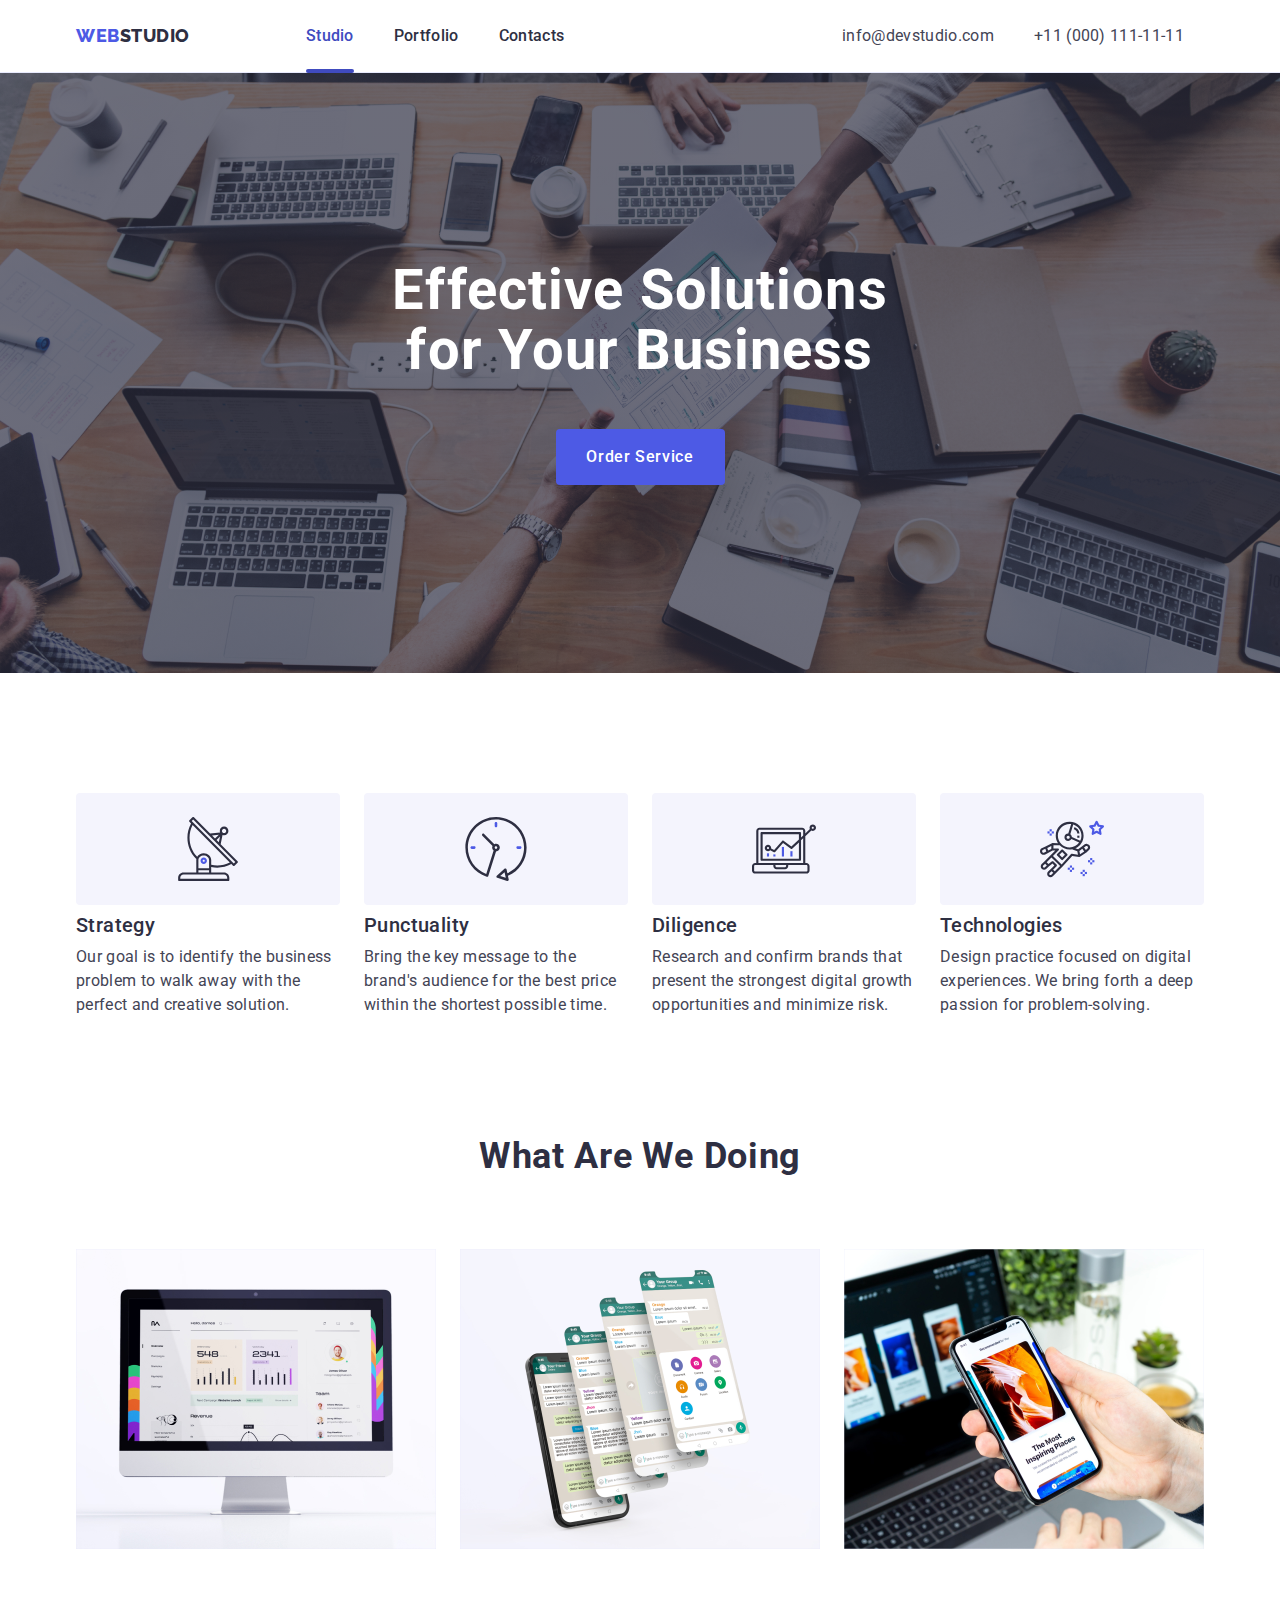
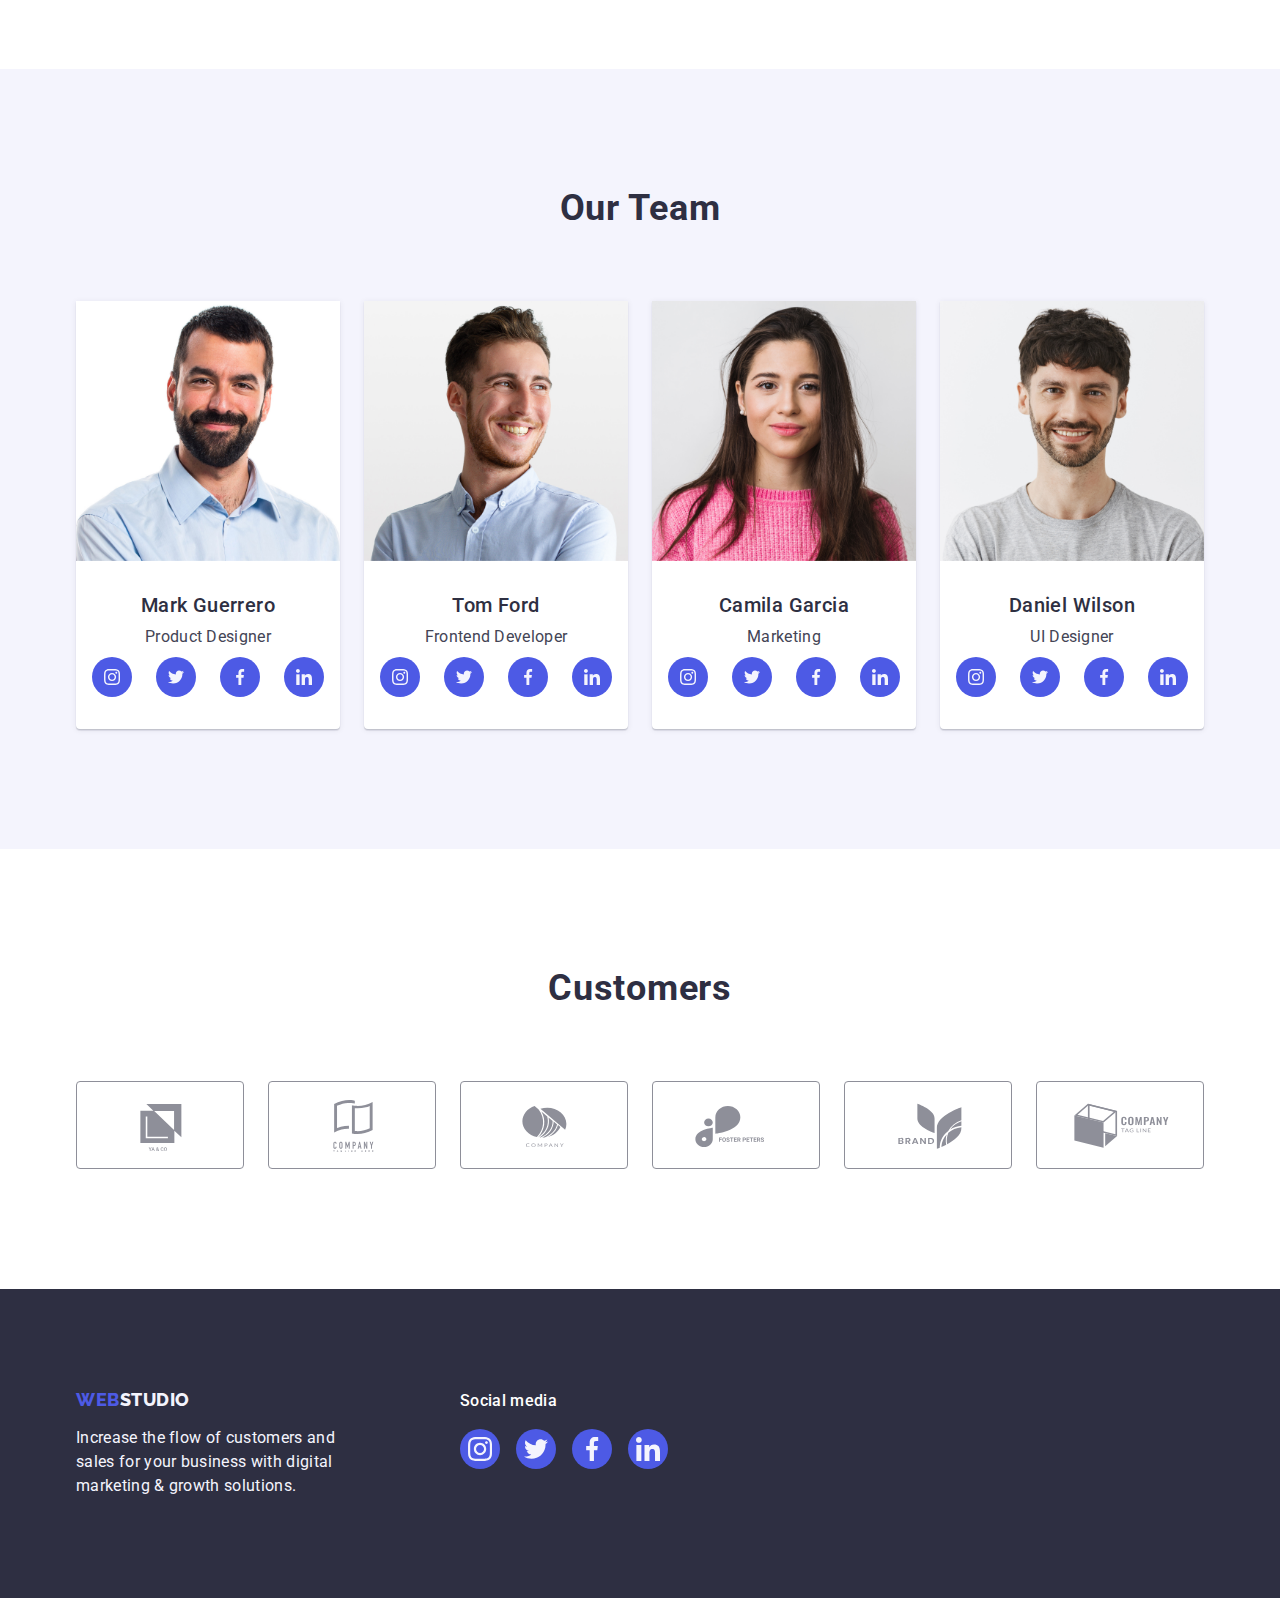
<file: index.html>
<!DOCTYPE html>
<html lang="en">
  <head>
    <meta charset="UTF-8" />
    <meta http-equiv="X-UA-Compatible" content="IE=edge" />
    <meta name="viewport" content="width=device-width, initial-scale=1.0" />
    <link rel="preconnect" href="https://fonts.googleapis.com" />
    <link rel="preconnect" href="https://fonts.gstatic.com" crossorigin />
    <link
      href="https://fonts.googleapis.com/css2?family=Montserrat:wght@400;700&family=Raleway:wght@800&family=Roboto:wght@400;500;700&display=swap"
      rel="stylesheet"
    />
    <link
      rel="stylesheet"
      href="https://cdnjs.cloudflare.com/ajax/libs/modern-normalize/2.0.0/modern-normalize.min.css"
    />
    <link rel="stylesheet" href="css/styles.css" />
    <title>Document</title>
  </head>
  <body>
    <header class="header">
      <div class="container header-container">
        <nav class="principal-navigation">
          <!-- navigation other pages -->
          <a href="./index.html" class="logo-first link"
            >Web<span class="logo-second">Studio</span>
          </a>

          <ul class="navigation-list list">
            <li class="navigation-item curent-page">
              <a href="./index.html" class="link navigation-link">Studio</a>
            </li>
            <li class="navigation-item">
              <a href="./portfolio.html" class="link navigation-link"
                >Portfolio</a
              >
            </li>
            <li class="navigation-item">
              <a href="" class="link navigation-link">Contacts</a>
            </li>
          </ul>
        </nav>
        <address class="adress">
          <ul class="adress-list list">
            <li class="mail-adress">
              <a href="mailto:info@devstudio.com" class="link"
                >info@devstudio.com</a
              >
            </li>
            <li class="phone-number">
              <a href="tel:+110001111111" class="link">+11 (000) 111-11-11</a>
            </li>
          </ul>
        </address>
      </div>
    </header>
    <!-- content -->
    <main>
      <section class="hero">
        <div class="container container-hero">
          <h1 class="hero-title">Effective Solutions for Your Business</h1>
          <button type="button" class="hero-button" data-modal-open>
            Order Service
          </button>
        </div>
      </section>
      <section class="features-section">
        <div class="container">
          <h2 class="visually-hidden">Features</h2>
          <ul class="features-list list">
            <li class="fetures-item">
              <div class="features-icon">
                <svg height="64" width="64">
                  <use href="./images/icons.svg#icon-antenna-1antenna"></use>
                </svg>
              </div>
              <h3 class="typical-title features-item-title">Strategy</h3>
              <p class="typical-text">
                Our goal is to identify the business problem to walk away with
                the perfect and creative solution.
              </p>
            </li>
            <li class="fetures-item">
              <div class="features-icon">
                <svg height="64" width="64">
                  <use href="./images/icons.svg#icon-clock-1"></use>
                </svg>
              </div>
              <h3 class="typical-title features-item-title">Punctuality</h3>
              <p class="typical-text">
                Bring the key message to the brand's audience for the best price
                within the shortest possible time.
              </p>
            </li>
            <li class="fetures-item">
              <div class="features-icon">
                <svg height="64" width="64">
                  <use href="./images/icons.svg#icon-diagram-1"></use>
                </svg>
              </div>
              <h3 class="typical-title features-item-title">Diligence</h3>
              <p class="typical-text">
                Research and confirm brands that present the strongest digital
                growth opportunities and minimize risk.
              </p>
            </li>
            <li class="fetures-item">
              <div class="features-icon">
                <svg height="64" width="64">
                  <use href="./images/icons.svg#icon-astronaut-1"></use>
                </svg>
              </div>
              <h3 class="typical-title features-item-title">Technologies</h3>
              <p class="typical-text">
                Design practice focused on digital experiences. We bring forth a
                deep passion for problem-solving.
              </p>
            </li>
          </ul>
        </div>
      </section>
      <section class="example-section">
        <div class="container">
          <h2 class="reapeted-title example-title">What are we doing</h2>
          <ul class="example-list list">
            <li class="example-item">
              <img src="./images/img1.jpg" alt="mokup-on-pc" width="360" />
            </li>
            <li class="example-item">
              <img src="./images/img2.jpg" alt="mokup-on-phone" width="360" />
            </li>
            <li class="example-item">
              <img
                src="./images/img3.jpg"
                alt="mokup-on-both-device"
                width="360"
              />
            </li>
          </ul>
        </div>
      </section>
      <section class="team-section">
        <div class="container">
          <h2 class="reapeted-title team-title">Our Team</h2>
          <ul class="team-list list">
            <li class="team-list-item">
              <img
                src="./images/imgteam1.jpg"
                alt="Product Designer"
                width="264"
              />
              <div class="item-name">
                <h3 class="typical-title title-name">Mark Guerrero</h3>
                <p class="typical-text position">Product Designer</p>
                <ul class="team-icon-container">
                  <li class="team-icon list">
                    <a href="" class="link-icon link">
                      <svg width="16" height="16" class="svg-fill">
                        <use href="./images/icons.svg#icon-instagram-2"></use>
                      </svg>
                    </a>
                  </li>
                  <li class="team-icon list">
                    <a href="" class="link-icon link">
                      <svg width="16" height="16" class="svg-fill">
                        <use href="./images/icons.svg#icon-twitter-1"></use>
                      </svg>
                    </a>
                  </li>
                  <li class="team-icon list">
                    <a href="" class="link-icon link">
                      <svg width="16" height="16" class="svg-fill">
                        <use href="./images/icons.svg#icon-facebook-1"></use>
                      </svg>
                    </a>
                  </li>
                  <li class="team-icon list">
                    <a href="" class="link-icon link">
                      <svg width="16" height="16" class="svg-fill">
                        <use href="./images/icons.svg#icon-linkedin-1"></use>
                      </svg>
                    </a>
                  </li>
                </ul>
              </div>
            </li>
            <li class="team-list-item">
              <img
                src="./images/imgteam2.jpg"
                alt="Frontend Developer"
                width="264"
              />
              <div class="item-name">
                <h3 class="typical-title title-name">Tom Ford</h3>
                <p class="typical-text position">Frontend Developer</p>
                <ul class="team-icon-container">
                  <li class="team-icon list">
                    <a href="" class="link-icon link">
                      <svg width="16" height="16" class="svg-fill">
                        <use href="./images/icons.svg#icon-instagram-2"></use>
                      </svg>
                    </a>
                  </li>
                  <li class="team-icon list">
                    <a href="" class="link-icon link">
                      <svg width="16" height="16" class="svg-fill">
                        <use href="./images/icons.svg#icon-twitter-1"></use>
                      </svg>
                    </a>
                  </li>
                  <li class="team-icon list">
                    <a href="" class="link-icon link">
                      <svg width="16" height="16" class="svg-fill">
                        <use href="./images/icons.svg#icon-facebook-1"></use>
                      </svg>
                    </a>
                  </li>
                  <li class="team-icon list">
                    <a href="" class="link-icon link">
                      <svg width="16" height="16" class="svg-fill">
                        <use href="./images/icons.svg#icon-linkedin-1"></use>
                      </svg>
                    </a>
                  </li>
                </ul>
              </div>
            </li>
            <li class="team-list-item">
              <img src="./images/imgteam3.jpg" alt="Marketing" width="264" />
              <div class="item-name">
                <h3 class="typical-title title-name">Camila Garcia</h3>
                <p class="typical-text position">Marketing</p>
                <ul class="team-icon-container">
                  <li class="team-icon list">
                    <a href="" class="link-icon link">
                      <svg width="16" height="16" class="svg-fill">
                        <use href="./images/icons.svg#icon-instagram-2"></use>
                      </svg>
                    </a>
                  </li>
                  <li class="team-icon list">
                    <a href="" class="link-icon link">
                      <svg width="16" height="16" class="svg-fill">
                        <use href="./images/icons.svg#icon-twitter-1"></use>
                      </svg>
                    </a>
                  </li>
                  <li class="team-icon list">
                    <a href="" class="link-icon link">
                      <svg width="16" height="16" class="svg-fill">
                        <use href="./images/icons.svg#icon-facebook-1"></use>
                      </svg>
                    </a>
                  </li>
                  <li class="team-icon list">
                    <a href="" class="link-icon link">
                      <svg width="16" height="16" class="svg-fill">
                        <use href="./images/icons.svg#icon-linkedin-1"></use>
                      </svg>
                    </a>
                  </li>
                </ul>
              </div>
            </li>
            <li class="team-list-item">
              <img src="./images/imgteam4.jpg" alt="UI Designer" width="264" />
              <div class="item-name">
                <h3 class="typical-title title-name">Daniel Wilson</h3>
                <p class="typical-text position">UI Designer</p>
                <ul class="team-icon-container">
                  <li class="team-icon list">
                    <a href="" class="link-icon link">
                      <svg width="16" height="16" class="svg-fill">
                        <use href="./images/icons.svg#icon-instagram-2"></use>
                      </svg>
                    </a>
                  </li>
                  <li class="team-icon list">
                    <a href="" class="link-icon link">
                      <svg width="16" height="16" class="svg-fill">
                        <use href="./images/icons.svg#icon-twitter-1"></use>
                      </svg>
                    </a>
                  </li>
                  <li class="team-icon list">
                    <a href="" class="link-icon link">
                      <svg width="16" height="16" class="svg-fill">
                        <use href="./images/icons.svg#icon-facebook-1"></use>
                      </svg>
                    </a>
                  </li>
                  <li class="team-icon list">
                    <a href="" class="link-icon link">
                      <svg width="16" height="16" class="svg-fill">
                        <use href="./images/icons.svg#icon-linkedin-1"></use>
                      </svg>
                    </a>
                  </li>
                </ul>
              </div>
            </li>
          </ul>
        </div>
      </section>
      <section class="costumers">
        <div class="container">
          <h2 class="costumers-title">Customers</h2>
          <ul class="costumers-list list">
            <li class="costumers-list-item">
              <a href="" class="costumers-logo-container">
                <svg width="104" height="56" class="costumers-logo-color">
                  <use href="./images/icons.svg#icon-Logo"></use>
                </svg>
              </a>
            </li>
            <li class="costumers-list-item">
              <a href="" class="costumers-logo-container">
                <svg width="104" height="56" class="costumers-logo-color">
                  <use href="./images/icons.svg#icon-Logo-1"></use>
                </svg>
              </a>
            </li>
            <li class="costumers-list-item">
              <a href="" class="costumers-logo-container">
                <svg width="104" height="56" class="costumers-logo-color">
                  <use href="./images/icons.svg#icon-Logo-2"></use>
                </svg>
              </a>
            </li>
            <li class="costumers-list-item">
              <a href="" class="costumers-logo-container">
                <svg width="104" height="56" class="costumers-logo-color">
                  <use href="./images/icons.svg#icon-Logo-3"></use>
                </svg>
              </a>
            </li>
            <li class="costumers-list-item">
              <a href="" class="costumers-logo-container">
                <svg width="104" height="56" class="costumers-logo-color">
                  <use href="./images/icons.svg#icon-Logo-4"></use>
                </svg>
              </a>
            </li>
            <li class="costumers-list-item">
              <a href="" class="costumers-logo-container">
                <svg width="104" height="56" class="costumers-logo-color">
                  <use href="./images/icons.svg#icon-Logo-5"></use>
                </svg>
              </a>
            </li>
          </ul>
        </div>
      </section>
    </main>
    <footer class="footer">
      <div class="container footer-container">
        <div class="logo-container">
          <a href="./index.html" class="logo-first-footer link"
            >Web<span class="logo-second-footer">Studio</span>
          </a>
          <p class="typical-text footer-text">
            Increase the flow of customers and sales for your business with
            digital marketing & growth solutions.
          </p>
        </div>
        <div class="footer-social-media">
          <p class="media-text">Social media</p>
          <ul class="list footer-icon-list">
            <li class="footer-icon-item">
              <a href="" class="footer-link-icon link">
                <svg width="24" height="24" class="svg-fill">
                  <use href="./images/icons.svg#icon-instagram-2"></use>
                </svg>
              </a>
            </li>
            <li class="footer-icon-item">
              <a href="" class="footer-link-icon link">
                <svg width="24" height="24" class="svg-fill">
                  <use href="./images/icons.svg#icon-twitter-1"></use>
                </svg>
              </a>
            </li>
            <li class="footer-icon-item">
              <a href="" class="footer-link-icon link">
                <svg width="24" height="24" class="svg-fill">
                  <use href="./images/icons.svg#icon-facebook-1"></use>
                </svg>
              </a>
            </li>
            <li class="footer-icon-item">
              <a href="" class="footer-link-icon link">
                <svg width="24" height="24" class="svg-fill">
                  <use href="./images/icons.svg#icon-linkedin-1"></use>
                </svg>
              </a>
            </li>
          </ul>
        </div>
      </div>
    </footer>
    <div class="backdrop is-hidden" data-modal>
      <div class="modal" data-modal>
        <button type="button" class="close-modal button" data-modal-close>
          <svg width="8" height="8" class="close-modal-icon">
            <use href="./images/icons.svg#icon-close-black-18dp-2-1"></use>
          </svg>
        </button>
      </div>
    </div>
    <script src="./modal.js"></script>
  </body>
</html>
</file>
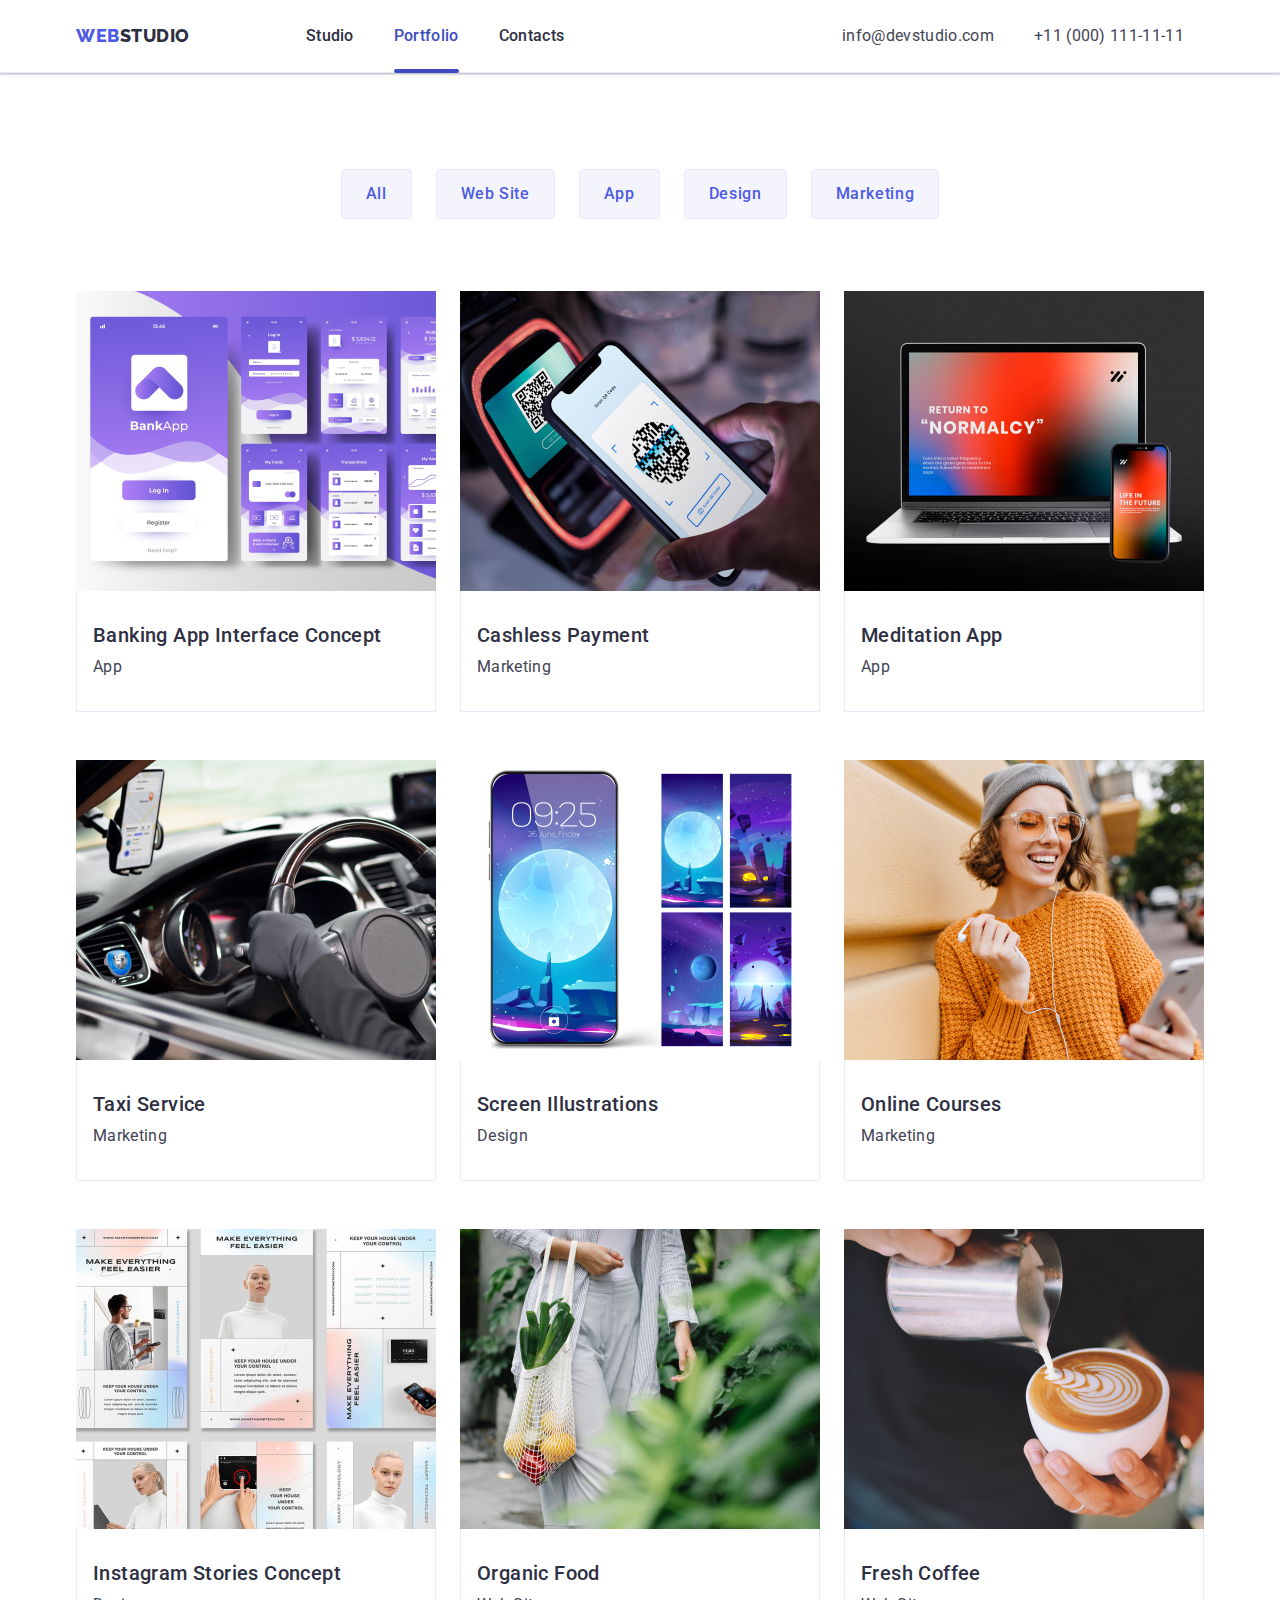
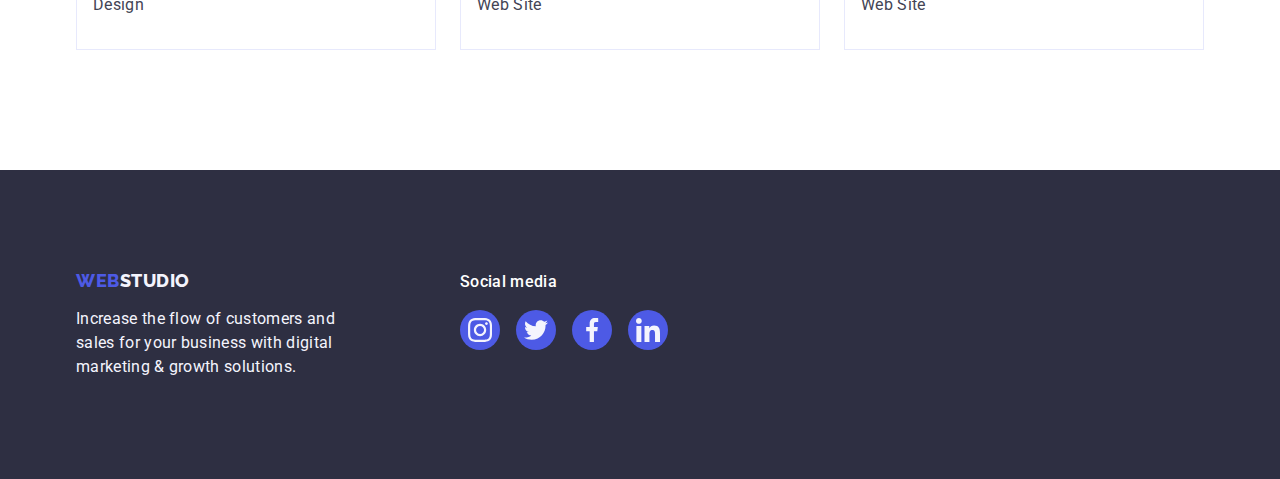
<file: portfolio.html>
<!DOCTYPE html>
<html lang="en">
  <head>
    <meta charset="UTF-8" />
    <meta http-equiv="X-UA-Compatible" content="IE=edge" />
    <meta name="viewport" content="width=device-width, initial-scale=1.0" />
    <link rel="preconnect" href="https://fonts.googleapis.com" />
    <link rel="preconnect" href="https://fonts.gstatic.com" crossorigin />
    <link
      href="https://fonts.googleapis.com/css2?family=Montserrat:wght@400;700&family=Raleway:wght@800&family=Roboto:wght@400;500;700&display=swap"
      rel="stylesheet"
    />
    <link
      rel="stylesheet"
      href="https://cdnjs.cloudflare.com/ajax/libs/modern-normalize/2.0.0/modern-normalize.min.css"
    />
    <link rel="stylesheet" href="css/styles.css" />
    <title>Portfolio</title>
  </head>
  <body>
    <header class="header">
      <div class="container header-container">
        <nav class="principal-navigation">
          <!-- navigation other pages -->
          <a href="./index.html" class="logo-first link"
            >Web<span class="logo-second">Studio</span>
          </a>

          <ul class="navigation-list list">
            <li class="navigation-item">
              <a href="./index.html" class="link navigation-link">Studio</a>
            </li>
            <li class="navigation-item curent-page">
              <a href="./portfolio.html" class="link navigation-link"
                >Portfolio</a
              >
            </li>
            <li class="navigation-item">
              <a href="" class="link navigation-link">Contacts</a>
            </li>
          </ul>
        </nav>
        <address class="adress">
          <ul class="adress-list list">
            <li class="mail-adress">
              <a href="mailto:info@devstudio.com" class="link"
                >info@devstudio.com</a
              >
            </li>
            <li class="phone-number">
              <a href="tel:+110001111111" class="link">+11 (000) 111-11-11</a>
            </li>
          </ul>
        </address>
      </div>
    </header>
    <main class="portfolio">
      <section class="content">
        <div class="container">
          <h1 class="visually-hidden">Portfolio</h1>
          <ul class="filter-list list">
            <li><button type="button" class="filter-button">All</button></li>
            <li>
              <button type="button" class="filter-button">Web Site</button>
            </li>
            <li><button type="button" class="filter-button">App</button></li>
            <li><button type="button" class="filter-button">Design</button></li>
            <li>
              <button type="button" class="filter-button">Marketing</button>
            </li>
          </ul>

          <ul class="portfolio-list list">
            <li class="portfolio-list-item">
              <a href="" class="link portfolio-link"
                ><div class="portfolio-overlay">
                  <img
                    src="./images/imgbankapp.jpg"
                    alt="Banking App Interface Concept"
                    width="360"
                  />
                  <p class="portfolio-overlay-content">
                    14 Stylish and User-Friendly App Design Concepts · Task
                    Manager App · Calorie Tracker App · Exotic Fruit Ecommerce
                    App · Cloud Storage App
                  </p>
                </div>
                <div class="app-name">
                  <h2 class="typical-title project-name">
                    Banking App Interface Concept
                  </h2>
                  <p class="typical-text">App</p>
                </div></a
              >
            </li>
            <li class="portfolio-list-item">
              <a href="" class="link portfolio-link"
                ><div class="portfolio-overlay">
                  <img
                    src="./images/imgpayment.jpg"
                    alt="Cashless Payment"
                    width="360"
                  />
                  <p class="portfolio-overlay-content">
                    14 Stylish and User-Friendly App Design Concepts · Task
                    Manager App · Calorie Tracker App · Exotic Fruit Ecommerce
                    App · Cloud Storage App
                  </p>
                </div>
                <div class="app-name">
                  <h2 class="typical-title project-name">Cashless Payment</h2>
                  <p class="typical-text">Marketing</p>
                </div></a
              >
            </li>
            <li class="portfolio-list-item">
              <a href="" class="link portfolio-link">
                <div class="portfolio-overlay">
                  <img
                    src="./images/imgmeditation.jpg"
                    alt="Meditation App"
                    width="360"
                  />
                  <p class="portfolio-overlay-content">
                    14 Stylish and User-Friendly App Design Concepts · Task
                    Manager App · Calorie Tracker App · Exotic Fruit Ecommerce
                    App · Cloud Storage App
                  </p>
                </div>
                <div class="app-name">
                  <h2 class="typical-title project-name">Meditation App</h2>
                  <p class="typical-text">App</p>
                </div></a
              >
            </li>
            <li class="portfolio-list-item">
              <a href="" class="link portfolio-link"
                ><div class="portfolio-overlay">
                  <img
                    src="./images/imgtaxi.jpg"
                    alt="Taxi Service"
                    width="360"
                  />
                  <p class="portfolio-overlay-content">
                    14 Stylish and User-Friendly App Design Concepts · Task
                    Manager App · Calorie Tracker App · Exotic Fruit Ecommerce
                    App · Cloud Storage App
                  </p>
                </div>
                <div class="app-name">
                  <h2 class="typical-title project-name">Taxi Service</h2>
                  <p class="typical-text">Marketing</p>
                </div></a
              >
            </li>
            <li class="portfolio-list-item">
              <a href="" class="link portfolio-link"
                ><div class="portfolio-overlay">
                  <img
                    src="./images/imgilustrations.jpg"
                    alt="Screen Illustrations"
                    width="360"
                  />
                  <p class="portfolio-overlay-content">
                    14 Stylish and User-Friendly App Design Concepts · Task
                    Manager App · Calorie Tracker App · Exotic Fruit Ecommerce
                    App · Cloud Storage App
                  </p>
                </div>
                <div class="app-name">
                  <h2 class="typical-title project-name">
                    Screen Illustrations
                  </h2>
                  <p class="typical-text">Design</p>
                </div></a
              >
            </li>
            <li class="portfolio-list-item">
              <a href="" class="link portfolio-link">
                <div class="portfolio-overlay">
                  <img
                    src="./images/imgcourses.jpg"
                    alt="Online Courses"
                    width="360"
                  />
                  <p class="portfolio-overlay-content">
                    14 Stylish and User-Friendly App Design Concepts · Task
                    Manager App · Calorie Tracker App · Exotic Fruit Ecommerce
                    App · Cloud Storage App
                  </p>
                </div>
                <div class="app-name">
                  <h2 class="typical-title project-name">Online Courses</h2>
                  <p class="typical-text">Marketing</p>
                </div></a
              >
            </li>
            <li class="portfolio-list-item">
              <a href="" class="link portfolio-link"
                ><div class="portfolio-overlay">
                  <img
                    src="./images/imginstconcept.jpg"
                    alt="Instagram Stories Concept"
                    width="360"
                  />
                  <p class="portfolio-overlay-content">
                    14 Stylish and User-Friendly App Design Concepts · Task
                    Manager App · Calorie Tracker App · Exotic Fruit Ecommerce
                    App · Cloud Storage App
                  </p>
                </div>
                <div class="app-name">
                  <h2 class="typical-title project-name">
                    Instagram Stories Concept
                  </h2>
                  <p class="typical-text">Design</p>
                </div></a
              >
            </li>
            <li class="portfolio-list-item">
              <a href="" class="link portfolio-link"
                ><div class="portfolio-overlay">
                  <img
                    src="./images/imgfood.jpg"
                    alt="Organic Food"
                    width="360"
                  />
                  <p class="portfolio-overlay-content">
                    14 Stylish and User-Friendly App Design Concepts · Task
                    Manager App · Calorie Tracker App · Exotic Fruit Ecommerce
                    App · Cloud Storage App
                  </p>
                </div>
                <div class="app-name">
                  <h2 class="typical-title project-name">Organic Food</h2>
                  <p class="typical-text">Web Site</p>
                </div></a
              >
            </li>
            <li class="portfolio-list-item">
              <a href="" class="link portfolio-link"
                ><div class="portfolio-overlay">
                  <img
                    src="./images/imgcoffe.jpg"
                    alt="Fresh Coffee"
                    width="360"
                  />
                  <p class="portfolio-overlay-content">
                    14 Stylish and User-Friendly App Design Concepts · Task
                    Manager App · Calorie Tracker App · Exotic Fruit Ecommerce
                    App · Cloud Storage App
                  </p>
                </div>
                <div class="app-name">
                  <h2 class="typical-title project-name">Fresh Coffee</h2>
                  <p class="typical-text">Web Site</p>
                </div></a
              >
            </li>
          </ul>
        </div>
      </section>
    </main>
    <footer class="footer">
      <div class="container footer-container">
        <div class="logo-container">
          <a href="./index.html" class="logo-first-footer link"
            >Web<span class="logo-second-footer">Studio</span>
          </a>
          <p class="typical-text footer-text">
            Increase the flow of customers and sales for your business with
            digital marketing & growth solutions.
          </p>
        </div>
        <div class="footer-social-media">
          <p class="media-text">Social media</p>
          <ul class="list footer-icon-list">
            <li class="footer-icon-item">
              <a href="" class="footer-link-icon link">
                <svg width="24" height="24" class="svg-fill">
                  <use href="./images/icons.svg#icon-instagram-2"></use>
                </svg>
              </a>
            </li>
            <li class="footer-icon-item">
              <a href="" class="footer-link-icon link">
                <svg width="24" height="24" class="svg-fill">
                  <use href="./images/icons.svg#icon-twitter-1"></use>
                </svg>
              </a>
            </li>
            <li class="footer-icon-item">
              <a href="" class="footer-link-icon link">
                <svg width="24" height="24" class="svg-fill">
                  <use href="./images/icons.svg#icon-facebook-1"></use>
                </svg>
              </a>
            </li>
            <li class="footer-icon-item">
              <a href="" class="footer-link-icon link">
                <svg width="24" height="24" class="svg-fill">
                  <use href="./images/icons.svg#icon-linkedin-1"></use>
                </svg>
              </a>
            </li>
          </ul>
        </div>
      </div>
    </footer>
  </body>
</html>
</file>
<file: css/styles.css>
:root {
    --primary-brand: #4D5AE5;
    --pressed-state: #404BBF;
    --dark: #2E2F42;
    --succes: #31D0AA;
    --text: #434455;
    --subtitle-text: #8E8F99;
    --accent: #E7E9FC;
    --light: #F4F4FD;
    --modal-overlay: #2E2F42;
    --hero-bg: #2E2F42;
    --white-bg: #ffffff;
    --modal-bg: #FCFCFC;

}

*,
*::before,
*::after {
    box-sizing: border-box;
}

body {
    font-family: "Roboto", sans-serif;
    color: #434455;
    background-color: var(--white-bg);
}

.link {
    text-decoration: none;
}

.list {
    list-style: none;
    margin-top: 0;
    margin-bottom: 0;
}

/* header */
.header {
    border-bottom: 1px solid #e7e9fc;
    box-shadow: 0px 2px 1px rgba(46, 47, 66, 0.08),
        0px 1px 1px rgba(46, 47, 66, 0.16),
        0px 1px 6px rgba(46, 47, 66, 0.08);

}

.header-container {
    display: flex;
}

.principal-navigation {
    display: flex;
    align-items: center
}

.logo-first {
    font-family: 'Raleway', sans-serif;
    font-style: normal;
    font-weight: 800;
    font-size: 18px;
    line-height: 1.17;
    align-items: center;
    letter-spacing: 0.03em;
    text-transform: uppercase;
    color: var(--primary-brand);
    margin-right: 76px
}



.logo-second {

    color: var(--dark);


}

.logo-second-footer {
    color: var(--light);
}

.navigation-list {
    display: flex;
    gap: 40px;
}

.navigation-item a {
    font-weight: 500;
    font-size: 16px;
    line-height: 1.5;
    letter-spacing: 0.02em;
    color: var(--dark);
    display: inline-block;
}

.curent-page a {
    position: relative;
    color: var(--pressed-state);
    overflow: visible;
    transition: color 250ms cubic-bezier(0.4, 0, 0.2, 1);



}

.curent-page a::after {
    content: '';
    position: absolute;
    left: 0;
    bottom: -1px;
    height: 4px;
    width: 100%;
    background-color: var(--pressed-state);
    border-radius: 2px;



}




.navigation-item a:hover {
    color: var(--pressed-state);
}

.navigation-item a:focus {
    color: var(--pressed-state);
}

.navigation-link {
    padding: 24px 0 24px;
}

.adress {
    display: block;
    font-style: normal;
    margin: 24px 0 24px auto;

}

.adress-list {
    display: flex;
    gap: 40px;
    padding: 0;
    margin-right: 20px;



}



.mail-adress a {
    font-weight: 400;
    font-size: 16px;
    line-height: 1.5;
    letter-spacing: 0.02em;
    color: var(--text);
    transition: color 250ms cubic-bezier(0.4, 0, 0.2, 1)
}

.mail-adress a:hover {
    color: var(--pressed-state);
}

.mail-adress a:focus {
    color: var(--pressed-state);
}

.phone-number a {
    font-weight: 400;
    font-size: 16px;
    line-height: 1.5;
    letter-spacing: 0.02em;
    color: var(--text);
    transition: color 250ms cubic-bezier(0.4, 0, 0.2, 1);
}

.phone-number a:hover {
    color: var(--pressed-state);
}

.phone-number a:focus {
    color: var(--pressed-state);
}

/**--------------- main------------- */
.hero {
    background-color: var(--hero-bg);
    padding: 188px 0;
    max-width: 1440px;
    height: 600px;
    background-image: linear-gradient(rgba(46, 47, 66, 0.7), rgba(46, 47, 66, 0.7)), url(../images/people-office.jpg);
    background-position: center;
    background-size: cover;
    background-repeat: no-repeat;
    margin: auto;

}





.hero-title {
    font-style: normal;
    font-weight: 700;
    font-size: 56px;
    line-height: 1.07;
    text-align: center;
    letter-spacing: 0.02em;
    color: var(--white-bg);
    max-width: 496px;
    margin: 0 auto;

}

.hero-button {
    font-family: "Roboto", sans-serif;
    font-style: normal;
    font-weight: 500;
    font-size: 16px;
    line-height: 1.5;
    align-items: center;
    letter-spacing: 0.04em;
    color: var(--white-bg);
    background-color: var(--primary-brand);
    cursor: pointer;
    display: block;
    min-width: 169px;
    height: 56px;
    border: none;
    border-radius: 4px;
    margin: 48px auto 0;
    transition: background-color 250ms cubic-bezier(0.4, 0, 0.2, 1);

}

.hero-button:hover {
    background-color: var(--pressed-state)
}

.hero-button:focus {
    background-color: var(--pressed-state)
}

.features-section {
    padding: 120px 0 120px;

}

.visually-hidden {
    position: absolute;
    width: 1px;
    height: 1px;
    margin: -1px;
    border: 0;
    padding: 0;

    white-space: nowrap;
    clip-path: inset(100%);
    clip: rect(0 0 0 0);
    overflow: hidden;
}

.features-list {
    display: flex;
    gap: 24px;
    padding: 0;


}



.fetures-item {
    width: calc((100% - 3 * 24px) / 4);
}

.features-icon {
    display: flex;
    justify-content: center;
    height: 112px;
    margin-bottom: 8px;
    background-color: var(--light);
    border-radius: 4px;
    align-items: center;

}




.features-item-title {
    margin-bottom: 8px;
    margin-top: 0;
}


.typical-title {
    font-style: normal;
    font-weight: 500;
    font-size: 20px;
    line-height: 1.2;
    letter-spacing: 0.02em;
    color: var(--modal-overlay);
}

.typical-text {
    font-weight: 400;
    font-size: 16px;
    line-height: 1.5;
    letter-spacing: 0.02em;
    color: var(--text);
}


.example-section {
    padding-bottom: 120px;

}

.example-title {
    font-size: 36px;
    line-height: 1.11;
    text-align: center;
    letter-spacing: 0.02em;
    text-transform: capitalize;
    color: var(--dark);
    margin-bottom: 72px;
    margin-top: 0;
}

.example-list {
    display: flex;
    gap: 24px;
    padding: 0;

}



.example-item {
    width: calc((100% - 48px) / 3);

}






.repeated-title {
    font-size: 36px;
    line-height: 1.11;
    letter-spacing: 0.02em;
    text-align: center;
    text-transform: capitalize;
    color: var(--dark);
}

.team-section {
    background-color: var(--light);
    padding: 120px 0 120px;
}

.team-title {
    font-size: 36px;
    line-height: 1.11;
    text-align: center;
    letter-spacing: 0.02em;
    text-transform: capitalize;
    color: var(--dark);
    margin-bottom: 72px;
    margin-top: 0;
}

.team-list {
    /* background-color: #ffffff; */

    display: flex;
    gap: 24px;
    padding: 0;
    margin: 0;

}


.team-list-item {
    width: calc((100% - 72px) / 4);
    border-radius: 0px 0px 4px 4px;
    background-color: #ffffff;
    box-shadow: 0px 1px 6px rgba(46, 47, 66, 0.08),
        0px 1px 1px rgba(46, 47, 66, 0.16),
        0px 2px 1px rgba(46, 47, 66, 0.08);

}

.item-name {
    padding: 32px 16px 32px;

}

.title-name {
    text-align: center;
    margin-bottom: 8px;
    margin-top: 0;

}

.team-icon-container {
    display: flex;
    justify-content: center;
    gap: 24px;
    padding: 0;
}

.team-icon {
    width: 40px;
    height: 40px;

}

.link-icon {
    width: 100%;
    height: 100%;
    border-radius: 50%;
    background-color: var(--primary-brand);
    display: flex;
    align-items: center;
    justify-content: center;
    transition: background-color 250ms cubic-bezier(0.4, 0, 0.2, 1);
}

.link-icon:hover,
.link-icon:focus {
    background-color: var(--pressed-state);
}

.svg-fill {
    fill: var(--light);
}

.position {
    text-align: center;

    padding-bottom: 8px;
}

.costumers {
    padding-top: 120px;
    padding-bottom: 120px;
}

.costumers-title {
    font-size: 36px;
    line-height: 1.11;
    text-align: center;
    letter-spacing: 0.02em;
    text-transform: capitalize;
    color: var(--dark);
    margin-bottom: 72px;
    margin-top: 0;

}

.costumers-list {
    display: flex;
    gap: 24px;
    padding: 0;
    align-content: center;
    justify-content: center;
}

.costumers-list-item {
    display: flex;

    width: calc((100% - 120px) / 6);
    ;
    height: 88px;
}

.costumers-logo-container {
    width: 100%;
    height: 100%;
    border: 1px solid var(--subtitle-text);
    color: var(--subtitle-text);
    border-radius: 4px;
    display: flex;
    align-items: center;
    justify-content: center;
    transition: border-color 250ms cubic-bezier(0.4, 0, 0.2, 1),
        color 250ms cubic-bezier(0.4, 0, 0.2, 1);
}

.costumers-logo-container:hover,
.costumers-logo-container:focus {
    border: 1px solid var(--pressed-state);
    color: var(--pressed-state);
}

.costumers-logo-color {
    fill: currentColor;
}

.footer {
    background-color: var(--dark);
    padding: 100px 0;
}

.footer-container {
    display: flex;
    align-items: baseline;
}

.logo-container {
    margin-right: 120px
}

.logo-first-footer {
    font-family: 'Raleway', sans-serif;
    font-style: normal;
    font-weight: 800;
    font-size: 18px;
    line-height: 1.17;
    align-items: center;
    letter-spacing: 0.03em;
    text-transform: uppercase;
    color: var(--primary-brand);
    margin-right: 76px;
    display: inline-block;
    margin-bottom: 16px;
}

.footer-text {
    color: var(--light);
    max-width: 264px;
    margin: 0;
}

.media-text {
    font-weight: 500;
    font-size: 16px;
    line-height: 1.5;
    letter-spacing: 0.02em;
    color: var(--white-bg);
    margin-bottom: 16px;
    margin-top: 0;
}

.footer-icon-item {
    height: 40px;
    width: 40px;
}

.footer-icon-list {
    display: flex;
    gap: 16px;
    padding: 0;
}

.footer-link-icon {
    width: 100%;
    height: 100%;
    background-color: var(--primary-brand);
    border-radius: 50%;
    display: flex;
    align-items: center;
    justify-content: center;
    transition: background-color 250ms cubic-bezier(0.4, 0, 0.2, 1);
}

.footer-link-icon:hover,
.footer-link-icon:focus {
    background-color: var(--succes);
}



img {
    display: block;
}

/*! PORTFOLIO */
.content {
    padding-top: 96px;
    padding-bottom: 120px;
}

.filter-list {
    display: flex;
    justify-content: center;
    gap: 24px;
    margin-bottom: 72px;
    padding: 0;
}

.filter-button {
    font-family: "Roboto", sans-serif;
    font-style: normal;
    font-weight: 500;
    font-size: 16px;
    line-height: 1.5;
    display: flex;
    align-items: center;
    text-align: center;
    letter-spacing: 0.04em;
    cursor: pointer;
    background-color: var(--light);
    color: var(--primary-brand);
    padding: 12px 24px;
    border: 1px solid var(--accent);
    border-radius: 4px;
    transition: color 250ms cubic-bezier(0.4, 0, 0.2, 1),
        background-color 250ms cubic-bezier(0.4, 0, 0.2, 1),
        border-color 250ms cubic-bezier(0.4, 0, 0.2, 1),
        box-shadow 250ms cubic-bezier(0.4, 0, 0.2, 1);
}

.filter-button:hover {
    color: var(--white-bg);
    background-color: var(--pressed-state);
    border: 1px solid transparent;
    box-shadow: 0px 3px 1px rgba(0, 0, 0, 0.1), 0px 2px 1px rgba(0, 0, 0, 0.08), 0px 2px 2px rgba(0, 0, 0, 0.12);
}

.filter-button:focus {
    color: var(--white-bg);
    background-color: var(--pressed-state);
    border: 1px solid transparent;
    box-shadow: 0px 3px 1px rgba(0, 0, 0, 0.1), 0px 2px 1px rgba(0, 0, 0, 0.08), 0px 2px 2px rgba(0, 0, 0, 0.12);
}

.container {
    width: 1158px;
    margin: auto;
    padding: 0 15px 0 15px;

}

.portfolio-list {
    padding: 0;
    display: flex;
    flex-wrap: wrap;
    row-gap: 48px;
    column-gap: 24px;
}

.portfolio-list-item {
    width: calc((100% - 48px) / 3);
}

.app-name {
    padding: 32px 16px;
    border: 1px solid var(--accent);
    border-top: none;
}

.portfolio-link {
    display: block;
    transition: box-shadow 250ms cubic-bezier(0.4, 0, 0.2, 1);
}

.portfolio-link:hover,
.portfolio-link:focus {
    box-shadow: 0px 1px 6px rgba(46, 47, 66, 0.08), 0px 1px 1px rgba(46, 47, 66, 0.16), 0px 2px 1px rgba(46, 47, 66, 0.08);



}

.portfolio-link:hover .portfolio-overlay-content,
.portfolio-link:focus .portfolio-overlay-content {
    transform: translateY(0%);


}

.project-name {
    margin-bottom: 8px;
    margin-top: 0;
}

.typical-text {
    margin: 0;
}

.portfolio-overlay {
    position: relative;
    overflow: hidden;

}

.portfolio-overlay-content {
    position: absolute;
    top: 0;
    width: 100%;
    height: 100%;
    transform: translateY(100%);
    transition: transform 250ms cubic-bezier(0.4, 0, 0.2, 1);
    font-family: 'Roboto';
    font-style: normal;
    font-weight: 400;
    font-size: 16px;
    line-height: 1.5;
    letter-spacing: 0.02em;
    color: var(--light);
    padding: 40px 32px;
    margin: 0;
    background-color: var(--primary-brand);

}

/*! modal and backdrop */
.backdrop {
    position: fixed;
    top: 0;
    left: 0;

    width: 100%;
    height: 100%;

    background-color: rgba(46, 47, 66, 0.4);
    transition: opacity 250ms cubic-bezier(0.4, 0, 0.2, 1), visibility 250ms cubic-bezier(0.4, 0, 0.2, 1);
}

.backdrop.is-hidden {
    opacity: 0;
    pointer-events: none;
    visibility: hidden;
}

.modal {
    position: absolute;
    min-height: 584px;
    min-width: 408px;

    top: 50%;
    left: 50%;

    transform: translate(-50%, -50%);
    background-color: var(--modal-bg);
    border-radius: 4px;
    box-shadow: 0px 1px 1px rgba(0, 0, 0, 0.14), 0px 1px 3px rgba(0, 0, 0, 0.12), 0px 2px 1px rgba(0, 0, 0, 0.2);
    transition: transform 250ms cubic-bezier(0.4, 0, 0.2, 1);
}

.close-modal {
    position: absolute;
    top: 24px;
    right: 24px;
    height: 24px;
    width: 24px;
    border-radius: 50%;
    background-color: var(--accent);
    border: 1px solid rgba(0, 0, 0, 0.1);
    display: flex;
    align-items: center;
    justify-content: center;
    color: var(--dark);
    cursor: pointer;
    transition: background-color 250ms cubic-bezier(0.4, 0, 0.2, 1), border 250ms cubic-bezier(0.4, 0, 0.2, 1);
    padding: 0;
}

.close-modal:hover,
.close-modal:focus {
    background-color: var(--pressed-state);
    color: var(--white-bg);
    border: none;

}

.close-modal-icon {
    fill: currentColor;
    transition: fill 250ms cubic-bezier(0.4, 0, 0.2, 1);
}
</file>
